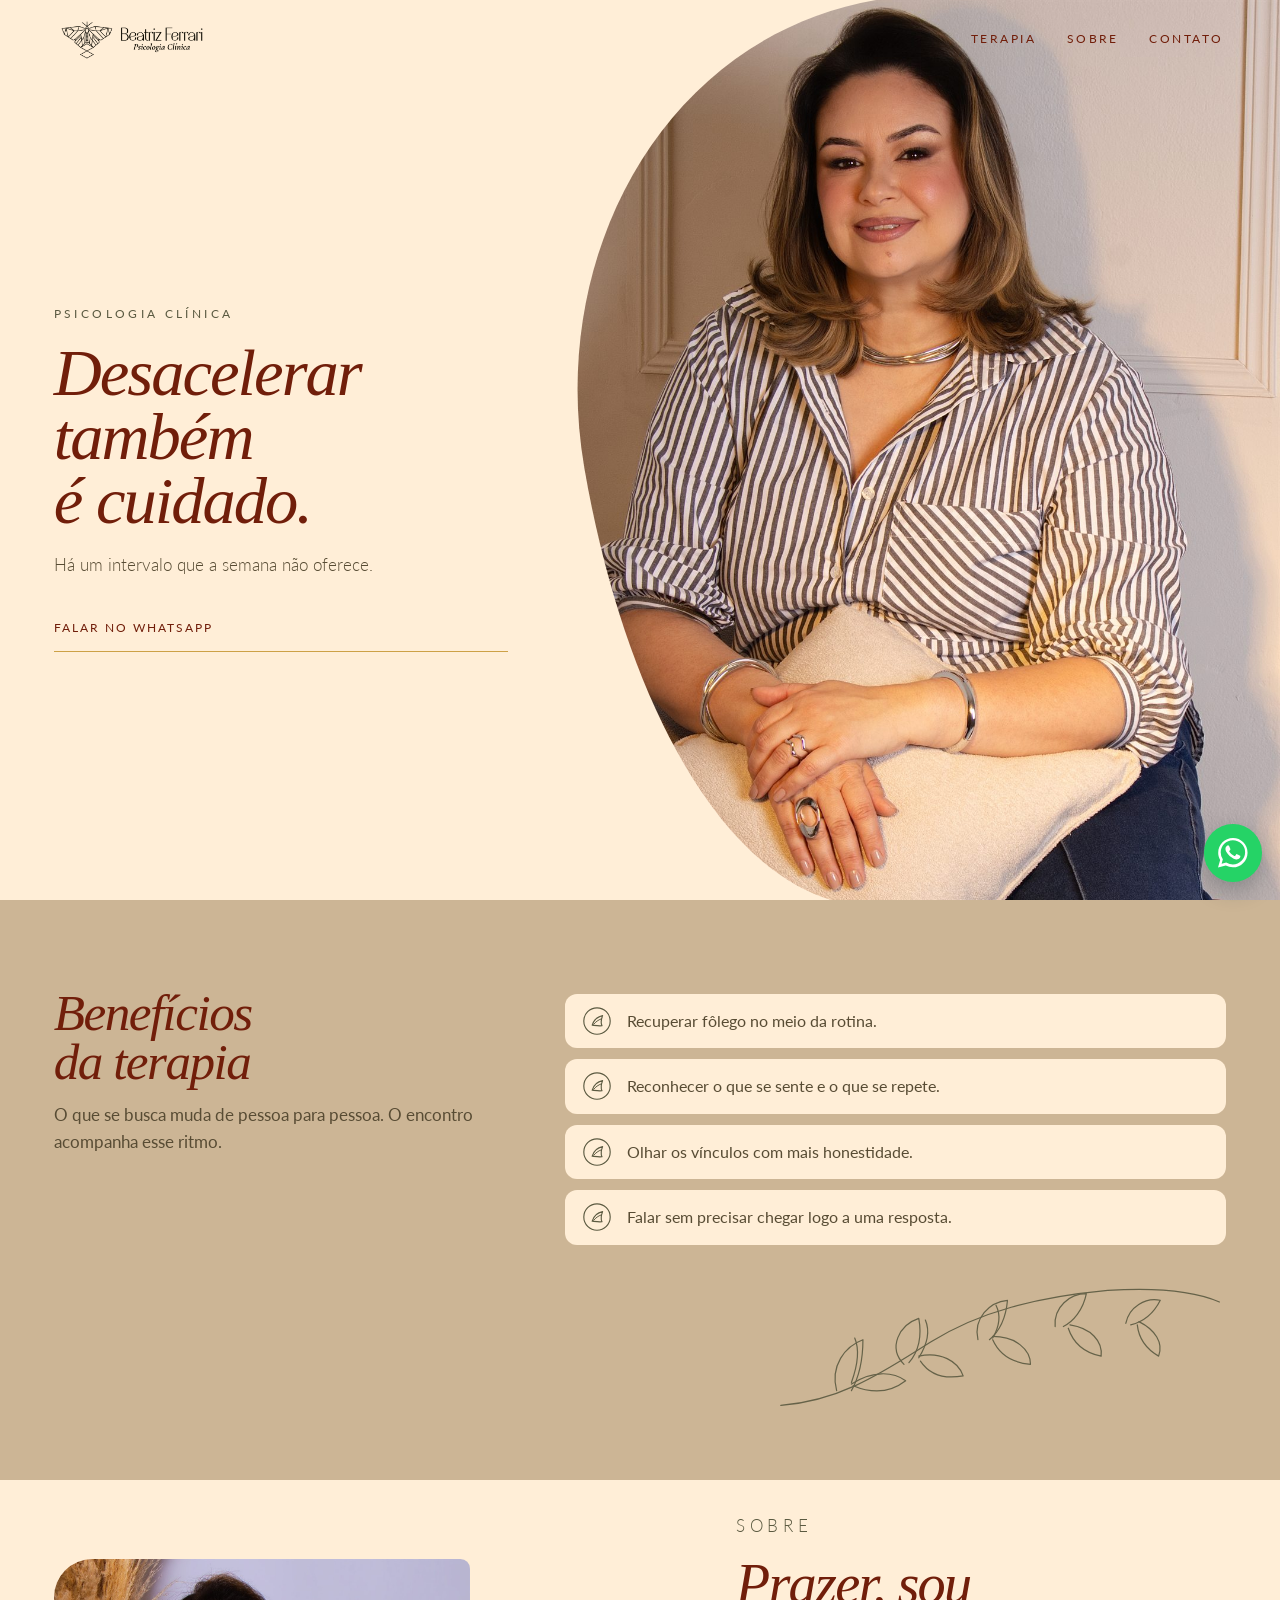
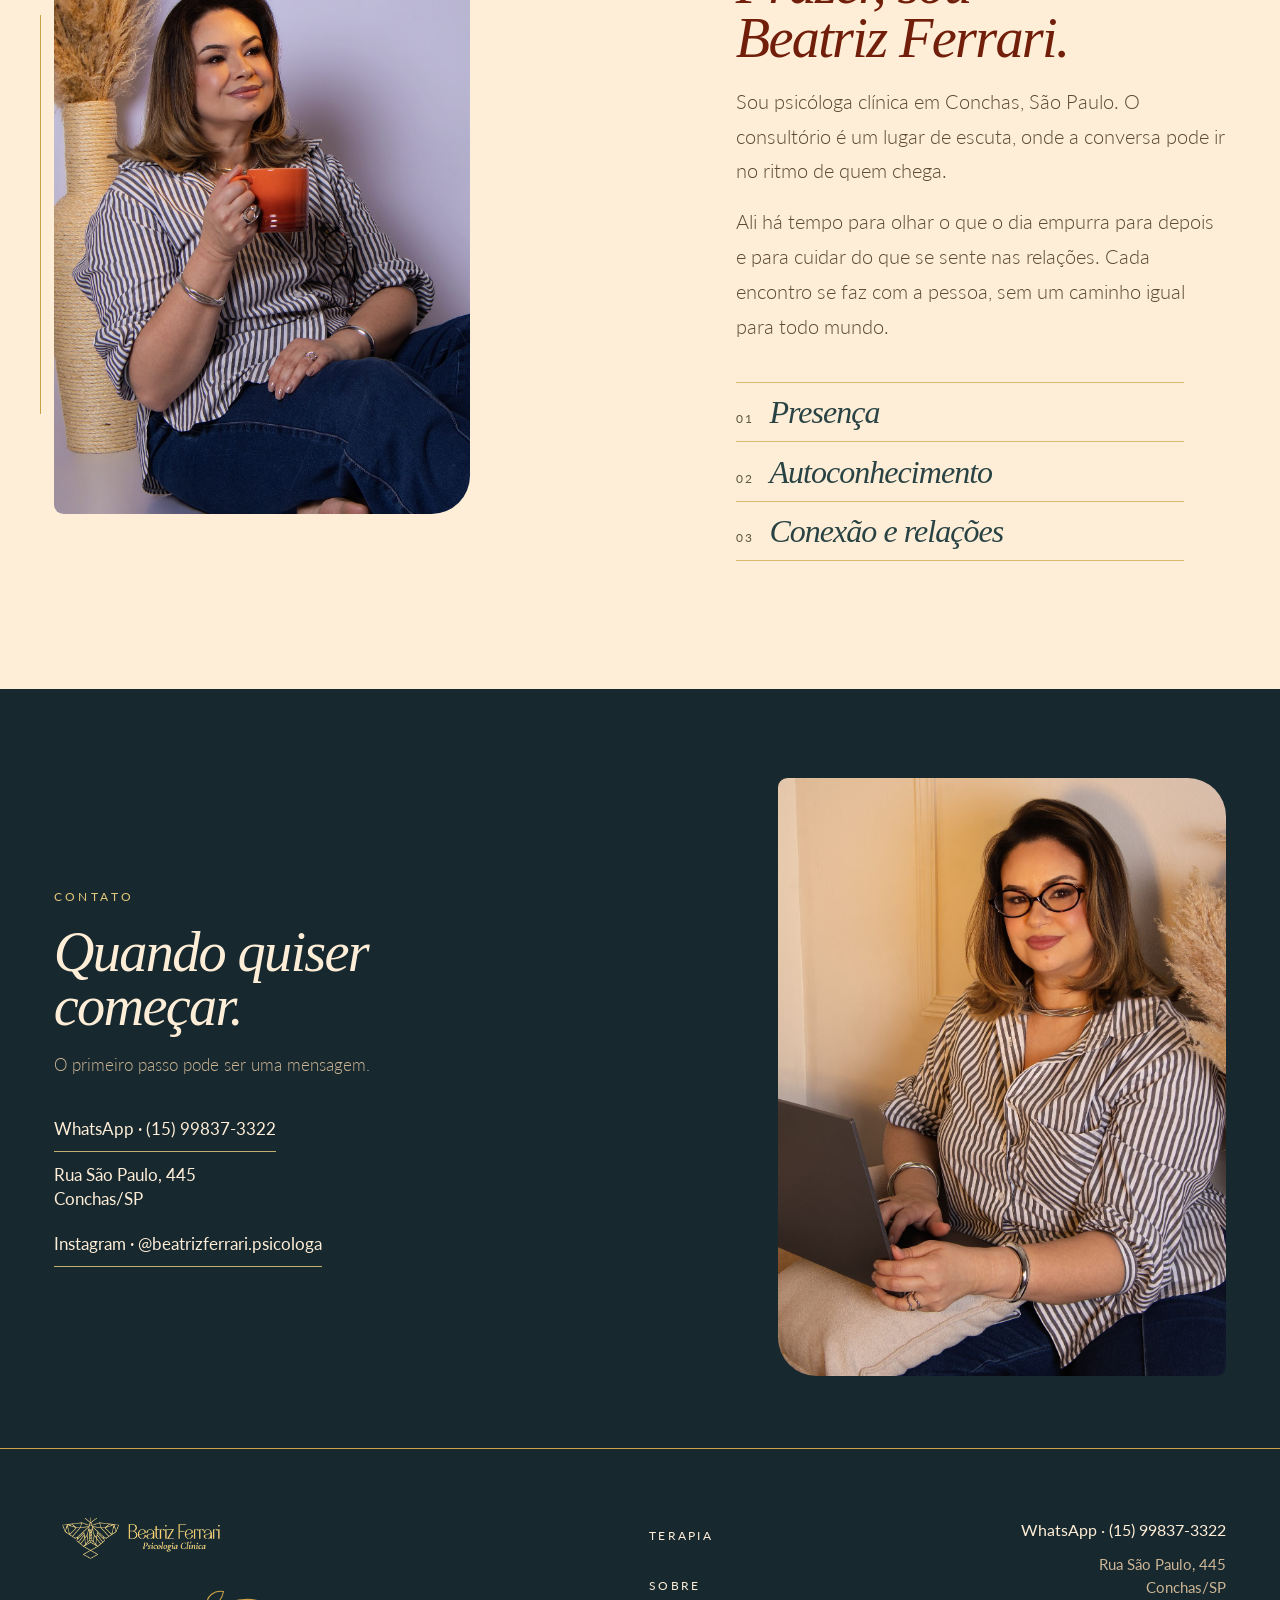
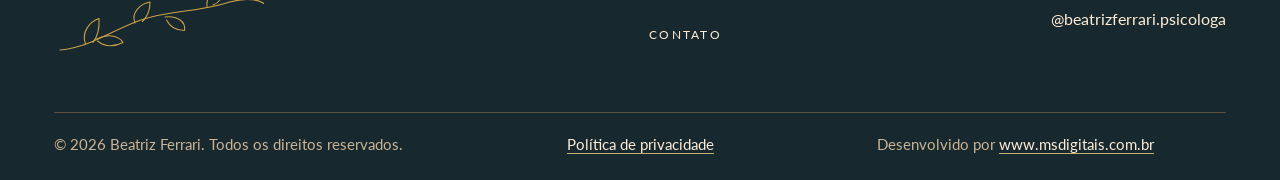
<file: index.html>
<!DOCTYPE html>
<html lang="pt-BR">
<head>
  <meta charset="utf-8">
  <meta name="viewport" content="width=device-width, initial-scale=1">
  <title>Beatriz Ferrari | Psicóloga clínica em Conchas/SP</title>
  <meta name="description" content="Beatriz Ferrari, psicóloga clínica em Conchas/SP. Atendimento na Rua São Paulo, 445. Presença, autoconhecimento e relações.">
  <meta name="robots" content="index, follow">
  <meta name="author" content="Beatriz Ferrari">
  <meta name="theme-color" content="#FFEED7">
  <meta property="og:locale" content="pt_BR">
  <meta property="og:type" content="website">
  <meta property="og:site_name" content="Beatriz Ferrari">
  <meta property="og:title" content="Beatriz Ferrari | Psicóloga clínica em Conchas/SP">
  <meta property="og:description" content="Psicóloga clínica em Conchas/SP. Atendimento na Rua São Paulo, 445.">
  <meta name="twitter:card" content="summary">
  <meta name="twitter:title" content="Beatriz Ferrari | Psicóloga clínica em Conchas/SP">
  <meta name="twitter:description" content="Psicóloga clínica em Conchas/SP. Atendimento na Rua São Paulo, 445.">
  <link rel="icon" href="assets/favicon.png" type="image/png">
  <link rel="preconnect" href="https://fonts.googleapis.com">
  <link rel="preconnect" href="https://fonts.gstatic.com" crossorigin>
  <link href="https://fonts.googleapis.com/css2?family=Lato:ital,wght@0,300;0,400;0,700;1,400&family=Tinos:ital,wght@1,400;1,700&display=swap" rel="stylesheet">
  <link rel="preload" as="image" href="assets/hero.jpg">
  <link rel="stylesheet" href="css/styles.css">
  <script type="application/ld+json">
    {
      "@context": "https://schema.org",
      "@type": "Psychologist",
      "name": "Beatriz Ferrari",
      "description": "Psicóloga clínica em Conchas, São Paulo. O trabalho parte da escuta, da presença, do autoconhecimento e das relações.",
      "telephone": "+5515998373322",
      "address": {
        "@type": "PostalAddress",
        "streetAddress": "Rua São Paulo, 445",
        "addressLocality": "Conchas",
        "addressRegion": "SP",
        "addressCountry": "BR"
      },
      "areaServed": {
        "@type": "City",
        "name": "Conchas"
      },
      "availableLanguage": "pt-BR",
      "sameAs": "https://www.instagram.com/beatrizferrari.psicologa/"
    }
  </script>
</head>
<body>
  <a class="skip" href="#conteudo">Ir para o conteúdo</a>

  <header class="masthead">
    <a class="marca-topo" href="#topo" aria-label="Beatriz Ferrari, Psicologia Clínica">
      <img class="marca-completa" src="assets/logo-escura.png" alt="" width="583" height="194">
      <img class="marca-borboleta" src="assets/marca-borboleta.png" alt="" width="208" height="155">
    </a>
    <button class="menu-botao" type="button" aria-expanded="false" aria-controls="menu" aria-label="Abrir menu">
      <span></span>
      <span></span>
      <span></span>
    </button>
    <nav class="nav" id="menu" aria-label="Seções">
      <a href="#terapia">Terapia</a>
      <a href="#sobre">Sobre</a>
      <a href="#contato">Contato</a>
    </nav>
  </header>

  <main id="conteudo">
    <section class="hero" id="topo">
      <div class="hero-copy">
        <p class="kicker">Psicologia Clínica</p>
        <h1>Desacelerar também é cuidado.</h1>
        <p class="lead">Há um intervalo que a semana não oferece.</p>
        <a class="cta" href="https://wa.me/5515998373322" target="_blank" rel="noopener noreferrer">Falar no WhatsApp</a>
      </div>
      <figure class="hero-figure">
        <img
          src="assets/hero.jpg"
          alt="Beatriz Ferrari sentada, de camisa listrada, em luz quente."
          width="1262"
          height="1680"
          fetchpriority="high">
      </figure>
      <svg class="hero-recorte" width="0" height="0" aria-hidden="true" focusable="false">
        <defs>
          <clipPath id="hero-curva" clipPathUnits="objectBoundingBox">
            <path d="M0.46,0 C0.18,0.04 0.02,0.28 0.07,0.52 C0.12,0.76 0.24,0.96 0.4,1 L1,1 L1,0 Z"/>
          </clipPath>
        </defs>
      </svg>
    </section>

    <section class="beneficios" id="terapia">
      <div class="beneficios-grade">
        <div class="beneficios-intro">
          <h2>Benefícios da terapia</h2>
          <p>O que se busca muda de pessoa para pessoa. O encontro acompanha esse ritmo.</p>
        </div>
        <ul class="beneficios-lista">
          <li>
            <span class="beneficio-icone" aria-hidden="true">
              <svg viewBox="0 0 32 32"><circle cx="16" cy="16" r="13.2" fill="none" stroke="currentColor" stroke-width="1.15"/><path d="M11.2 20.2c1.6-5.4 5.4-8.6 10.4-9.6-1.8 4.6-1.6 8.2-.6 10.2-3.6.4-6.6-.2-9.8-.6z" fill="none" stroke="currentColor" stroke-width="1.15" stroke-linejoin="round"/><path d="M12.4 19.6c2.4-2.8 4.8-4.6 8-5.8" fill="none" stroke="currentColor" stroke-width="1"/></svg>
            </span>
            <p>Recuperar fôlego no meio da rotina.</p>
          </li>
          <li>
            <span class="beneficio-icone" aria-hidden="true">
              <svg viewBox="0 0 32 32"><circle cx="16" cy="16" r="13.2" fill="none" stroke="currentColor" stroke-width="1.15"/><path d="M11.2 20.2c1.6-5.4 5.4-8.6 10.4-9.6-1.8 4.6-1.6 8.2-.6 10.2-3.6.4-6.6-.2-9.8-.6z" fill="none" stroke="currentColor" stroke-width="1.15" stroke-linejoin="round"/><path d="M12.4 19.6c2.4-2.8 4.8-4.6 8-5.8" fill="none" stroke="currentColor" stroke-width="1"/></svg>
            </span>
            <p>Reconhecer o que se sente e o que se repete.</p>
          </li>
          <li>
            <span class="beneficio-icone" aria-hidden="true">
              <svg viewBox="0 0 32 32"><circle cx="16" cy="16" r="13.2" fill="none" stroke="currentColor" stroke-width="1.15"/><path d="M11.2 20.2c1.6-5.4 5.4-8.6 10.4-9.6-1.8 4.6-1.6 8.2-.6 10.2-3.6.4-6.6-.2-9.8-.6z" fill="none" stroke="currentColor" stroke-width="1.15" stroke-linejoin="round"/><path d="M12.4 19.6c2.4-2.8 4.8-4.6 8-5.8" fill="none" stroke="currentColor" stroke-width="1"/></svg>
            </span>
            <p>Olhar os vínculos com mais honestidade.</p>
          </li>
          <li>
            <span class="beneficio-icone" aria-hidden="true">
              <svg viewBox="0 0 32 32"><circle cx="16" cy="16" r="13.2" fill="none" stroke="currentColor" stroke-width="1.15"/><path d="M11.2 20.2c1.6-5.4 5.4-8.6 10.4-9.6-1.8 4.6-1.6 8.2-.6 10.2-3.6.4-6.6-.2-9.8-.6z" fill="none" stroke="currentColor" stroke-width="1.15" stroke-linejoin="round"/><path d="M12.4 19.6c2.4-2.8 4.8-4.6 8-5.8" fill="none" stroke="currentColor" stroke-width="1"/></svg>
            </span>
            <p>Falar sem precisar chegar logo a uma resposta.</p>
          </li>
        </ul>
      </div>
      <svg class="ramo" viewBox="0 0 560 230" aria-hidden="true" focusable="false">
        <g fill="none" stroke="currentColor" stroke-width="1.45" stroke-linecap="round" stroke-linejoin="round">
          <path d="M18 188c78-6 132-46 184-78 58-36 128-54 214-62 62-4 108 2 136 14"/>
          <path d="M86 170c-8-30 10-54 32-62 0 26-4 44-14 62"/>
          <path d="M104 162c24-16 50-16 66-4-18 14-40 16-64 6"/>
          <path d="M104 160c8-22 10-40 4-54"/>
          <path d="M168 138c-20-20-6-48 18-56 4 22 0 40-12 54"/>
          <path d="M186 128c26-6 48 6 54 24-22 4-40 0-52-18"/>
          <path d="M186 130c10-16 14-32 8-46"/>
          <path d="M258 108c-6-26 14-46 36-48-2 22-10 38-22 48"/>
          <path d="M276 104c28 0 46 16 46 34-22-2-38-12-46-30"/>
          <path d="M276 106c8-14 10-28 4-40"/>
          <path d="M352 92c-2-24 18-40 38-40-4 20-16 34-28 40"/>
          <path d="M370 90c26 4 40 20 38 38-20-4-34-16-40-34"/>
          <path d="M438 88c4-20 24-32 42-28-8 16-20 26-36 30"/>
          <path d="M454 86c20 10 30 26 24 42-14-8-24-20-26-38"/>
        </g>
      </svg>
    </section>

    <section class="sobre" id="sobre">
      <figure class="sobre-figure">
        <img
          src="assets/sobre.jpg"
          alt="Beatriz Ferrari com uma caneca, ao lado de um vaso de capim."
          width="1261"
          height="1680"
          loading="lazy">
      </figure>
      <div class="sobre-copy">
        <p class="kicker">Sobre</p>
        <h2>Prazer, sou Beatriz Ferrari.</h2>
        <p class="bio">Sou psicóloga clínica em Conchas, São Paulo. O consultório é um lugar de escuta, onde a conversa pode ir no ritmo de quem chega.</p>
        <p class="bio">Ali há tempo para olhar o que o dia empurra para depois e para cuidar do que se sente nas relações. Cada encontro se faz com a pessoa, sem um caminho igual para todo mundo.</p>
        <ol class="eixos">
          <li>
            <span class="num">01</span>
            <span class="eixo">Presença</span>
          </li>
          <li>
            <span class="num">02</span>
            <span class="eixo">Autoconhecimento</span>
          </li>
          <li>
            <span class="num">03</span>
            <span class="eixo">Conexão e relações</span>
          </li>
        </ol>
      </div>
    </section>

    <section class="contato" id="contato">
      <div class="contato-copy">
        <p class="kicker kicker-claro">Contato</p>
        <h2>Quando quiser começar.</h2>
        <p class="contato-lead">O primeiro passo pode ser uma mensagem.</p>
        <ul class="dados">
          <li>
            <a href="https://wa.me/5515998373322" target="_blank" rel="noopener noreferrer">WhatsApp · (15) 99837-3322</a>
          </li>
          <li>
            <address>Rua São Paulo, 445<br>Conchas/SP</address>
          </li>
          <li>
            <a href="https://www.instagram.com/beatrizferrari.psicologa/" target="_blank" rel="noopener noreferrer">Instagram · @beatrizferrari.psicologa</a>
          </li>
        </ul>
      </div>
      <figure class="contato-figure">
        <img
          src="assets/contato.jpg"
          alt="Beatriz Ferrari ao computador, de óculos, com capim ao lado."
          width="1261"
          height="1680"
          loading="lazy">
      </figure>
    </section>
  </main>

  <footer class="rodape">
    <div class="rodape-topo">
      <div class="rodape-marca">
        <a class="rodape-logo" href="#topo" aria-label="Beatriz Ferrari, Psicologia Clínica">
          <img src="assets/logo-dourada.png" alt="" width="599" height="199">
        </a>
        <svg class="ramo-rodape" viewBox="0 0 280 110" aria-hidden="true" focusable="false">
          <g fill="none" stroke="currentColor" stroke-width="1.45" stroke-linecap="round" stroke-linejoin="round">
            <path d="M8 92c42-4 72-28 108-40 40-14 78-10 118-24 22-6 36-4 46 2"/>
            <path d="M42 84c-6-16 6-30 18-34 1 14-2 24-8 32"/>
            <path d="M56 78c14-8 30-6 36 4-12 6-24 6-34-2"/>
            <path d="M108 56c-6-14 8-26 20-28 0 12-4 20-10 26"/>
            <path d="M148 48c16-2 28 6 26 18-12 0-20-6-24-14"/>
            <path d="M204 34c-2-14 10-22 22-20-2 10-8 16-14 18"/>
          </g>
        </svg>
      </div>
      <nav class="rodape-nav" aria-label="Rodapé">
        <a href="#terapia">Terapia</a>
        <a href="#sobre">Sobre</a>
        <a href="#contato">Contato</a>
      </nav>
      <div class="rodape-contato">
        <a href="https://wa.me/5515998373322" target="_blank" rel="noopener noreferrer">WhatsApp · (15) 99837-3322</a>
        <address>Rua São Paulo, 445<br>Conchas/SP</address>
        <a href="https://www.instagram.com/beatrizferrari.psicologa/" target="_blank" rel="noopener noreferrer">@beatrizferrari.psicologa</a>
      </div>
    </div>
    <div class="rodape-base">
      <p>© 2026 Beatriz Ferrari. Todos os direitos reservados.</p>
      <p><a href="politica-de-privacidade.html">Política de privacidade</a></p>
      <p>Desenvolvido por <a href="https://www.msdigitais.com.br" target="_blank" rel="noopener noreferrer">www.msdigitais.com.br</a></p>
    </div>
  </footer>

  <a class="whatsapp-flutuante" href="https://wa.me/5515998373322" target="_blank" rel="noopener noreferrer" aria-label="Falar no WhatsApp">
    <svg viewBox="0 0 24 24" aria-hidden="true" focusable="false">
      <path fill="currentColor" d="M20.52 3.48A11.86 11.86 0 0 0 12.06 0C5.5 0 .16 5.33.16 11.89c0 2.1.55 4.15 1.6 5.96L0 24l6.3-1.65a11.9 11.9 0 0 0 5.76 1.47h.01c6.56 0 11.9-5.34 11.9-11.9 0-3.18-1.24-6.16-3.45-8.44zm-8.45 18.02h-.01a9.86 9.86 0 0 1-5.02-1.38l-.36-.21-3.74.98 1-3.65-.23-.37a9.86 9.86 0 0 1-1.51-5.26c0-5.45 4.44-9.88 9.9-9.88 2.64 0 5.12 1.03 6.99 2.9a9.82 9.82 0 0 1 2.89 6.98c0 5.45-4.44 9.89-9.91 9.89zm5.42-7.4c-.3-.15-1.76-.87-2.03-.97-.27-.1-.47-.15-.67.15-.2.3-.77.96-.94 1.16-.17.2-.35.22-.64.07-.3-.15-1.25-.46-2.39-1.47-.88-.79-1.48-1.76-1.65-2.06-.17-.3-.02-.46.13-.61.13-.13.3-.35.45-.52.15-.17.2-.3.3-.5.1-.2.05-.37-.02-.52-.08-.15-.67-1.61-.92-2.21-.24-.58-.49-.5-.67-.51h-.57c-.2 0-.52.07-.79.37-.27.3-1.04 1.02-1.04 2.48s1.07 2.88 1.22 3.08c.15.2 2.1 3.2 5.08 4.49.71.31 1.26.49 1.69.63.71.23 1.36.2 1.87.12.57-.08 1.76-.72 2.01-1.41.25-.7.25-1.29.17-1.41-.07-.13-.27-.2-.57-.35z"/>
    </svg>
  </a>
  <script>
    const cabecalho = document.querySelector(".masthead");
    const atualizarCabecalho = () => {
      cabecalho.classList.toggle("solido", window.scrollY > 12);
    };
    atualizarCabecalho();
    window.addEventListener("scroll", atualizarCabecalho, { passive: true });

    const botaoMenu = document.querySelector(".menu-botao");
    const menu = document.querySelector(".nav");
    if (botaoMenu && menu) {
      const fecharMenu = () => {
        cabecalho.classList.remove("menu-aberto");
        botaoMenu.setAttribute("aria-expanded", "false");
        botaoMenu.setAttribute("aria-label", "Abrir menu");
      };
      botaoMenu.addEventListener("click", () => {
        const aberto = cabecalho.classList.toggle("menu-aberto");
        botaoMenu.setAttribute("aria-expanded", aberto ? "true" : "false");
        botaoMenu.setAttribute("aria-label", aberto ? "Fechar menu" : "Abrir menu");
      });
      menu.querySelectorAll("a").forEach((link) => link.addEventListener("click", fecharMenu));
      document.addEventListener("click", (event) => {
        if (!cabecalho.classList.contains("menu-aberto")) return;
        if (menu.contains(event.target) || botaoMenu.contains(event.target)) return;
        fecharMenu();
      });
      document.addEventListener("keydown", (event) => {
        if (event.key === "Escape") fecharMenu();
      });
    }
  </script>
</body>
</html>
</file>
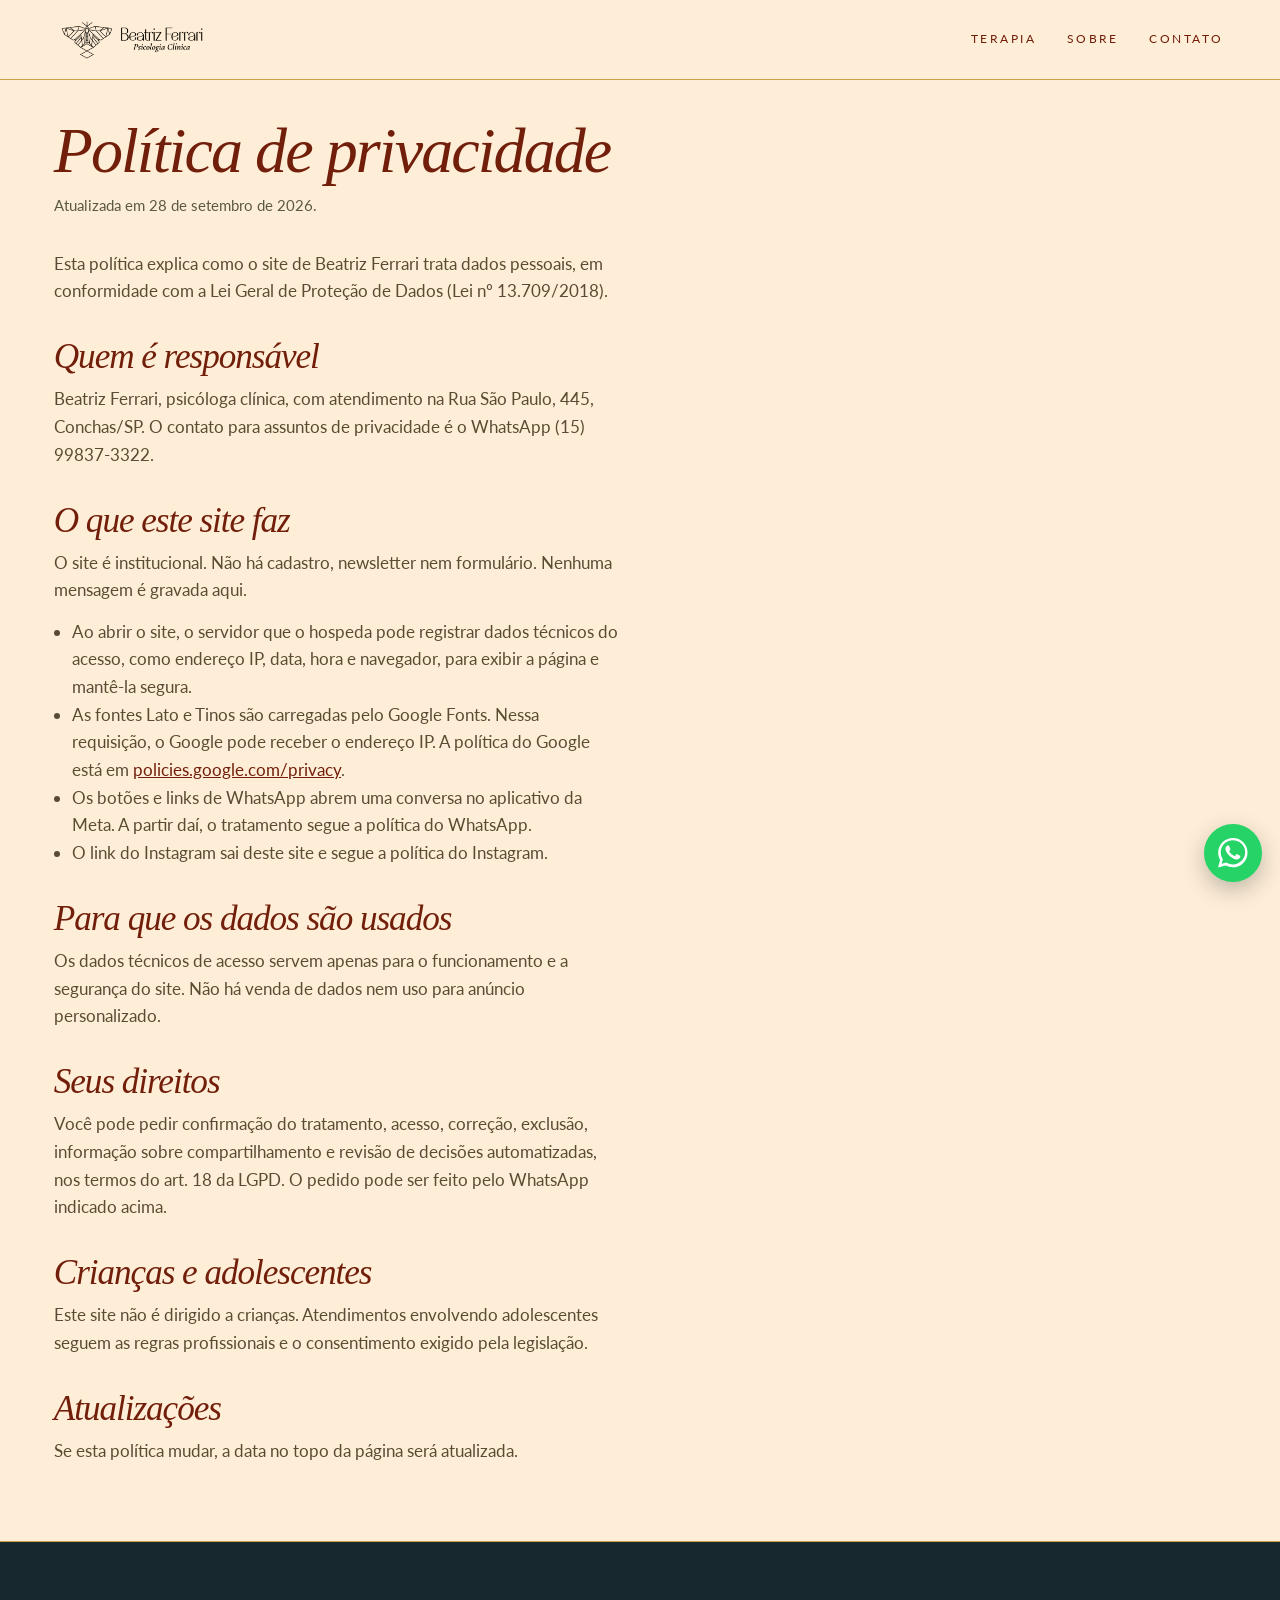
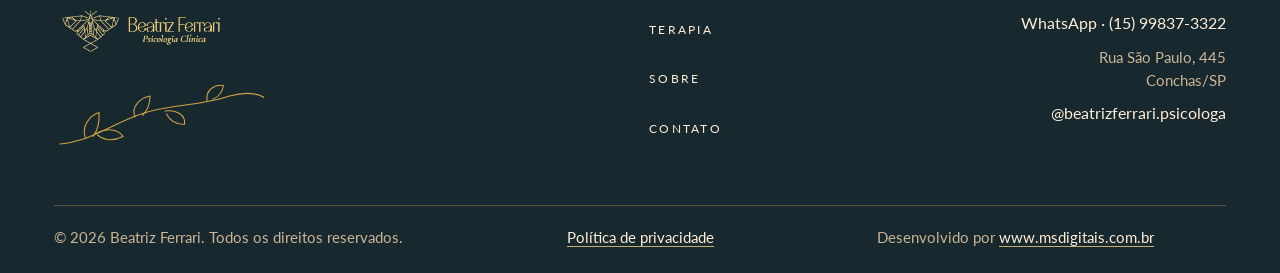
<file: politica-de-privacidade.html>
<!DOCTYPE html>
<html lang="pt-BR">
<head>
  <meta charset="utf-8">
  <meta name="viewport" content="width=device-width, initial-scale=1">
  <title>Política de privacidade · Beatriz Ferrari</title>
  <meta name="description" content="Política de privacidade do site de Beatriz Ferrari, psicóloga clínica em Conchas/SP.">
  <meta name="robots" content="index, follow">
  <meta name="theme-color" content="#FFEED7">
  <meta property="og:locale" content="pt_BR">
  <meta property="og:type" content="website">
  <meta property="og:site_name" content="Beatriz Ferrari">
  <meta property="og:title" content="Política de privacidade · Beatriz Ferrari">
  <meta property="og:description" content="Como o site de Beatriz Ferrari trata dados de acesso, fontes e links externos.">
  <link rel="icon" href="assets/favicon.png" type="image/png">
  <link rel="preconnect" href="https://fonts.googleapis.com">
  <link rel="preconnect" href="https://fonts.gstatic.com" crossorigin>
  <link href="https://fonts.googleapis.com/css2?family=Lato:ital,wght@0,300;0,400;0,700;1,400&family=Tinos:ital,wght@1,400;1,700&display=swap" rel="stylesheet">
  <link rel="stylesheet" href="css/styles.css">
</head>
<body class="pagina-texto">
  <a class="skip" href="#conteudo">Ir para o conteúdo</a>

  <header class="masthead solido">
    <a class="marca-topo" href="index.html" aria-label="Beatriz Ferrari, Psicologia Clínica">
      <img class="marca-completa" src="assets/logo-escura.png" alt="" width="583" height="194">
      <img class="marca-borboleta" src="assets/marca-borboleta.png" alt="" width="208" height="155">
    </a>
    <button class="menu-botao" type="button" aria-expanded="false" aria-controls="menu" aria-label="Abrir menu">
      <span></span>
      <span></span>
      <span></span>
    </button>
    <nav class="nav" id="menu" aria-label="Seções">
      <a href="index.html#terapia">Terapia</a>
      <a href="index.html#sobre">Sobre</a>
      <a href="index.html#contato">Contato</a>
    </nav>
  </header>

  <main id="conteudo" class="texto-legal">
    <h1>Política de privacidade</h1>
    <p class="atualizado">Atualizada em 28 de setembro de 2026.</p>

    <p>Esta política explica como o site de Beatriz Ferrari trata dados pessoais, em conformidade com a Lei Geral de Proteção de Dados (Lei nº 13.709/2018).</p>

    <h2>Quem é responsável</h2>
    <p>Beatriz Ferrari, psicóloga clínica, com atendimento na Rua São Paulo, 445, Conchas/SP. O contato para assuntos de privacidade é o WhatsApp (15) 99837-3322.</p>

    <h2>O que este site faz</h2>
    <p>O site é institucional. Não há cadastro, newsletter nem formulário. Nenhuma mensagem é gravada aqui.</p>
    <ul>
      <li>Ao abrir o site, o servidor que o hospeda pode registrar dados técnicos do acesso, como endereço IP, data, hora e navegador, para exibir a página e mantê-la segura.</li>
      <li>As fontes Lato e Tinos são carregadas pelo Google Fonts. Nessa requisição, o Google pode receber o endereço IP. A política do Google está em <a href="https://policies.google.com/privacy" target="_blank" rel="noopener noreferrer">policies.google.com/privacy</a>.</li>
      <li>Os botões e links de WhatsApp abrem uma conversa no aplicativo da Meta. A partir daí, o tratamento segue a política do WhatsApp.</li>
      <li>O link do Instagram sai deste site e segue a política do Instagram.</li>
    </ul>

    <h2>Para que os dados são usados</h2>
    <p>Os dados técnicos de acesso servem apenas para o funcionamento e a segurança do site. Não há venda de dados nem uso para anúncio personalizado.</p>

    <h2>Seus direitos</h2>
    <p>Você pode pedir confirmação do tratamento, acesso, correção, exclusão, informação sobre compartilhamento e revisão de decisões automatizadas, nos termos do art. 18 da LGPD. O pedido pode ser feito pelo WhatsApp indicado acima.</p>

    <h2>Crianças e adolescentes</h2>
    <p>Este site não é dirigido a crianças. Atendimentos envolvendo adolescentes seguem as regras profissionais e o consentimento exigido pela legislação.</p>

    <h2>Atualizações</h2>
    <p>Se esta política mudar, a data no topo da página será atualizada.</p>
  </main>

  <footer class="rodape">
    <div class="rodape-topo">
      <div class="rodape-marca">
        <a class="rodape-logo" href="index.html" aria-label="Beatriz Ferrari, Psicologia Clínica">
          <img src="assets/logo-dourada.png" alt="" width="599" height="199">
        </a>
        <svg class="ramo-rodape" viewBox="0 0 280 110" aria-hidden="true" focusable="false">
          <g fill="none" stroke="currentColor" stroke-width="1.45" stroke-linecap="round" stroke-linejoin="round">
            <path d="M8 92c42-4 72-28 108-40 40-14 78-10 118-24 22-6 36-4 46 2"/>
            <path d="M42 84c-6-16 6-30 18-34 1 14-2 24-8 32"/>
            <path d="M56 78c14-8 30-6 36 4-12 6-24 6-34-2"/>
            <path d="M108 56c-6-14 8-26 20-28 0 12-4 20-10 26"/>
            <path d="M148 48c16-2 28 6 26 18-12 0-20-6-24-14"/>
            <path d="M204 34c-2-14 10-22 22-20-2 10-8 16-14 18"/>
          </g>
        </svg>
      </div>
      <nav class="rodape-nav" aria-label="Rodapé">
        <a href="index.html#terapia">Terapia</a>
        <a href="index.html#sobre">Sobre</a>
        <a href="index.html#contato">Contato</a>
      </nav>
      <div class="rodape-contato">
        <a href="https://wa.me/5515998373322" target="_blank" rel="noopener noreferrer">WhatsApp · (15) 99837-3322</a>
        <address>Rua São Paulo, 445<br>Conchas/SP</address>
        <a href="https://www.instagram.com/beatrizferrari.psicologa/" target="_blank" rel="noopener noreferrer">@beatrizferrari.psicologa</a>
      </div>
    </div>
    <div class="rodape-base">
      <p>© 2026 Beatriz Ferrari. Todos os direitos reservados.</p>
      <p><a href="politica-de-privacidade.html" aria-current="page">Política de privacidade</a></p>
      <p>Desenvolvido por <a href="https://www.msdigitais.com.br" target="_blank" rel="noopener noreferrer">www.msdigitais.com.br</a></p>
    </div>
  </footer>

  <a class="whatsapp-flutuante" href="https://wa.me/5515998373322" target="_blank" rel="noopener noreferrer" aria-label="Falar no WhatsApp">
    <svg viewBox="0 0 24 24" aria-hidden="true" focusable="false">
      <path fill="currentColor" d="M20.52 3.48A11.86 11.86 0 0 0 12.06 0C5.5 0 .16 5.33.16 11.89c0 2.1.55 4.15 1.6 5.96L0 24l6.3-1.65a11.9 11.9 0 0 0 5.76 1.47h.01c6.56 0 11.9-5.34 11.9-11.9 0-3.18-1.24-6.16-3.45-8.44zm-8.45 18.02h-.01a9.86 9.86 0 0 1-5.02-1.38l-.36-.21-3.74.98 1-3.65-.23-.37a9.86 9.86 0 0 1-1.51-5.26c0-5.45 4.44-9.88 9.9-9.88 2.64 0 5.12 1.03 6.99 2.9a9.82 9.82 0 0 1 2.89 6.98c0 5.45-4.44 9.89-9.91 9.89zm5.42-7.4c-.3-.15-1.76-.87-2.03-.97-.27-.1-.47-.15-.67.15-.2.3-.77.96-.94 1.16-.17.2-.35.22-.64.07-.3-.15-1.25-.46-2.39-1.47-.88-.79-1.48-1.76-1.65-2.06-.17-.3-.02-.46.13-.61.13-.13.3-.35.45-.52.15-.17.2-.3.3-.5.1-.2.05-.37-.02-.52-.08-.15-.67-1.61-.92-2.21-.24-.58-.49-.5-.67-.51h-.57c-.2 0-.52.07-.79.37-.27.3-1.04 1.02-1.04 2.48s1.07 2.88 1.22 3.08c.15.2 2.1 3.2 5.08 4.49.71.31 1.26.49 1.69.63.71.23 1.36.2 1.87.12.57-.08 1.76-.72 2.01-1.41.25-.7.25-1.29.17-1.41-.07-.13-.27-.2-.57-.35z"/>
    </svg>
  </a>
  <script>
    const cabecalho = document.querySelector(".masthead");
    const botaoMenu = document.querySelector(".menu-botao");
    const menu = document.querySelector(".nav");
    if (botaoMenu && menu && cabecalho) {
      const fecharMenu = () => {
        cabecalho.classList.remove("menu-aberto");
        botaoMenu.setAttribute("aria-expanded", "false");
        botaoMenu.setAttribute("aria-label", "Abrir menu");
      };
      botaoMenu.addEventListener("click", () => {
        const aberto = cabecalho.classList.toggle("menu-aberto");
        botaoMenu.setAttribute("aria-expanded", aberto ? "true" : "false");
        botaoMenu.setAttribute("aria-label", aberto ? "Fechar menu" : "Abrir menu");
      });
      menu.querySelectorAll("a").forEach((link) => link.addEventListener("click", fecharMenu));
      document.addEventListener("click", (event) => {
        if (!cabecalho.classList.contains("menu-aberto")) return;
        if (menu.contains(event.target) || botaoMenu.contains(event.target)) return;
        fecharMenu();
      });
      document.addEventListener("keydown", (event) => {
        if (event.key === "Escape") fecharMenu();
      });
    }
  </script>
</body>
</html>
</file>
<file: css/styles.css>
:root {
  --bordo: #711e0a;
  --bege: #ccb595;
  --marfim: #ffeed7;
  --texto: #584c34;
  --musgo: #5b5a41;
  --teal: #294344;
  --salvia: #bbbcaa;
  --noite: #17282f;
  --ouro: #cda146;
  --ouro-claro: #e3c77a;
  --pad: clamp(1.25rem, 4.2vw, 4.75rem);
  --header: 4.75rem;
  --serif: "Tinos", "Times New Roman", Times, serif;
  --sans: "Lato", "Arimo", Arial, sans-serif;
}

*,
*::before,
*::after {
  box-sizing: border-box;
}

html {
  scroll-behavior: smooth;
}

body {
  margin: 0;
  background: var(--marfim);
  color: var(--texto);
  font-family: var(--sans);
  font-size: 1.0625rem;
  font-weight: 400;
  line-height: 1.65;
}

img {
  max-width: 100%;
  display: block;
}

p,
h1,
h2,
h3,
ol,
ul,
figure {
  margin: 0;
}

a {
  color: inherit;
}

::selection {
  background: var(--salvia);
  color: var(--noite);
}

:focus-visible {
  outline: 2px solid var(--bordo);
  outline-offset: 4px;
}

.skip {
  position: absolute;
  left: var(--pad);
  top: 0.75rem;
  transform: translateY(-160%);
  background: var(--noite);
  color: var(--marfim);
  padding: 0.6rem 0.9rem;
  z-index: 30;
}

.skip:focus {
  transform: none;
}

.masthead {
  position: fixed;
  top: 0;
  right: 0;
  left: 0;
  z-index: 20;
  display: flex;
  align-items: center;
  justify-content: space-between;
  gap: 1.5rem;
  min-height: var(--header);
  padding: 0.85rem max(var(--pad), env(safe-area-inset-right)) 0.85rem max(var(--pad), env(safe-area-inset-left));
  background: transparent;
  border-bottom: 1px solid transparent;
}

.masthead.solido {
  background: rgba(255, 238, 215, 0.94);
  border-bottom-color: var(--ouro);
}

.marca-topo {
  display: block;
  line-height: 0;
}

.marca-topo img {
  height: 52px;
  width: auto;
}

.marca-topo .marca-borboleta {
  display: none;
}

.nav {
  display: flex;
  align-items: center;
  gap: clamp(0.4rem, 2vw, 1.75rem);
}

.nav a {
  display: inline-flex;
  align-items: center;
  min-height: 44px;
  padding: 0 0.15rem;
  color: var(--bordo);
  font-size: 0.78rem;
  font-weight: 400;
  letter-spacing: 0.2em;
  text-transform: uppercase;
  text-decoration: none;
}

.nav a:hover {
  color: #4a1306;
}

.menu-botao {
  display: none;
  width: 2.75rem;
  height: 2.75rem;
  margin: 0;
  padding: 0;
  border: 0;
  background: transparent;
  color: var(--bordo);
  align-items: center;
  justify-content: center;
  flex-direction: column;
  gap: 0.32rem;
  cursor: pointer;
}

.menu-botao span {
  display: block;
  width: 1.3rem;
  height: 1.5px;
  background: currentColor;
  transform-origin: center;
}

.masthead.menu-aberto .menu-botao span:nth-child(1) {
  transform: translateY(0.4rem) rotate(40deg);
}

.masthead.menu-aberto .menu-botao span:nth-child(2) {
  opacity: 0;
}

.masthead.menu-aberto .menu-botao span:nth-child(3) {
  transform: translateY(-0.4rem) rotate(-40deg);
}

.kicker {
  margin-bottom: 1.1rem;
  color: var(--musgo);
  font-size: 0.75rem;
  font-weight: 400;
  letter-spacing: 0.28em;
  text-transform: uppercase;
}

.hero,
.beneficios,
.sobre,
.contato {
  scroll-margin-top: var(--header);
}

.hero {
  display: grid;
  grid-template-columns: minmax(16rem, 0.78fr) minmax(20rem, 1.22fr);
  align-items: stretch;
  height: 100svh;
  min-height: 0;
  overflow: hidden;
  padding-left: max(var(--pad), env(safe-area-inset-left));
}

.hero-copy {
  position: relative;
  z-index: 2;
  display: flex;
  flex-direction: column;
  justify-content: center;
  min-height: 0;
  max-width: 34rem;
  padding: calc(var(--header) + 1rem) clamp(0.5rem, 2vw, 1.5rem) clamp(1.25rem, 4vh, 3rem) 0;
}

h1,
h2,
.eixo {
  font-family: var(--serif);
  font-style: italic;
  font-weight: 400;
  letter-spacing: -0.03em;
  text-wrap: balance;
}

h1 {
  margin-bottom: 1.35rem;
  color: var(--bordo);
  line-height: 0.96;
}

.hero h1 {
  margin-bottom: clamp(0.7rem, 2vh, 1.35rem);
  font-size: clamp(2.15rem, min(5.2vw, 8.2vh), 5.4rem);
}

.lead,
.sobre-copy p,
.contato-lead {
  max-width: 32rem;
  font-weight: 300;
  font-size: clamp(1.05rem, 1.35vw, 1.22rem);
  line-height: 1.6;
}

.cta {
  display: inline-flex;
  align-items: center;
  min-height: 44px;
  margin-top: 1.85rem;
  padding-bottom: 0.2rem;
  border-bottom: 1px solid var(--ouro);
  color: var(--bordo);
  font-size: 0.78rem;
  letter-spacing: 0.16em;
  text-transform: uppercase;
  text-decoration: none;
}

.cta:hover {
  color: var(--noite);
  border-bottom-color: var(--bordo);
}

.hero-figure,
.sobre-figure,
.contato-figure {
  position: relative;
  margin: 0;
}

.hero-figure img,
.sobre-figure img,
.contato-figure img {
  position: relative;
  z-index: 1;
  width: 100%;
  object-fit: cover;
}

.hero-figure {
  height: 100%;
  min-height: 0;
}

.hero-figure img {
  width: 100%;
  height: 100%;
  aspect-ratio: auto;
  border-radius: 0;
  object-position: 64% 0%;
  clip-path: url("#hero-curva");
}

.hero-recorte {
  position: absolute;
  width: 0;
  height: 0;
  overflow: hidden;
}

.beneficios {
  position: relative;
  overflow: hidden;
  background: var(--bege);
  padding: clamp(3.4rem, 7vw, 5.5rem) max(var(--pad), env(safe-area-inset-right)) clamp(1.5rem, 4vw, 2.5rem) max(var(--pad), env(safe-area-inset-left));
}

.beneficios-grade {
  position: relative;
  z-index: 1;
  display: grid;
  grid-template-columns: minmax(16rem, 0.82fr) minmax(18rem, 1.18fr);
  gap: clamp(1.75rem, 4vw, 4rem);
  align-items: start;
}

.beneficios h2 {
  max-width: 12ch;
  margin-bottom: 1rem;
  font-size: clamp(2.45rem, 4vw, 3.7rem);
}

.beneficios-intro p {
  max-width: 28rem;
  color: var(--texto);
  font-size: 1.05rem;
  font-weight: 400;
  line-height: 1.6;
}

.beneficios-lista {
  display: flex;
  flex-direction: column;
  gap: 0.7rem;
  margin: 0;
  padding: 0.35rem 0 0;
  list-style: none;
}

.beneficios-lista li {
  display: flex;
  align-items: center;
  gap: 0.9rem;
  min-height: 3.35rem;
  padding: 0.7rem 1rem;
  background: var(--marfim);
  border-radius: 12px;
}

.beneficio-icone {
  flex: 0 0 2rem;
  width: 2rem;
  height: 2rem;
  color: var(--musgo);
}

.beneficio-icone svg {
  display: block;
  width: 100%;
  height: 100%;
}

.beneficios-lista p {
  color: var(--texto);
  font-size: 1rem;
  font-weight: 400;
  line-height: 1.4;
}

.ramo {
  display: block;
  width: min(46vw, 460px);
  height: auto;
  margin: 0.4rem 0 0 auto;
  color: var(--musgo);
  opacity: 0.9;
}

.sobre {
  position: relative;
  display: grid;
  grid-template-columns: minmax(18rem, 1.12fr) minmax(16rem, 0.88fr);
  gap: clamp(1.75rem, 4.5vw, 5rem);
  align-items: center;
  overflow: hidden;
  padding: clamp(1rem, 3vw, 2rem) max(var(--pad), env(safe-area-inset-right)) clamp(5rem, 10vw, 8rem) max(var(--pad), env(safe-area-inset-left));
}

.sobre-figure {
  width: min(100%, 26rem);
  justify-self: start;
}

.sobre-figure::before {
  content: "";
  position: absolute;
  z-index: 2;
  top: 10%;
  bottom: 18%;
  left: -0.85rem;
  width: 1px;
  background: var(--ouro);
}

.sobre-figure img,
.contato-figure img {
  width: 100%;
  height: auto;
  aspect-ratio: 3 / 4;
  object-position: center 18%;
}

.sobre-figure img {
  border-radius: 2.4rem 0.6rem 2.4rem 0.6rem;
}

.sobre-copy {
  position: relative;
  z-index: 1;
  max-width: 36rem;
}

.sobre-copy .bio {
  font-size: clamp(1.18rem, 1.6vw, 1.38rem);
  line-height: 1.7;
}

.sobre-copy .bio + .bio {
  margin-top: 1rem;
}

h2 {
  margin-bottom: 1.15rem;
  color: var(--bordo);
  font-size: clamp(2.7rem, 4.4vw, 4.35rem);
  line-height: 0.96;
}

.eixos {
  max-width: 28rem;
  margin-top: 2.4rem;
  padding: 0;
  list-style: none;
}

.eixos li {
  display: flex;
  align-items: baseline;
  gap: 1rem;
  padding: 0.85rem 0 0.7rem;
  border-top: 1px solid rgba(205, 161, 70, 0.7);
}

.eixos li:last-child {
  border-bottom: 1px solid rgba(205, 161, 70, 0.7);
}

.num {
  flex: 0 0 auto;
  color: var(--musgo);
  font-size: 0.72rem;
  letter-spacing: 0.16em;
}

.eixo {
  color: var(--teal);
  font-size: clamp(1.75rem, 2.5vw, 2.4rem);
  line-height: 1.05;
}

.contato {
  display: grid;
  grid-template-columns: minmax(16rem, 0.88fr) minmax(18rem, 1.12fr);
  grid-template-areas: "copy photo";
  column-gap: clamp(1.75rem, 4vw, 4.5rem);
  align-items: center;
  padding: clamp(3.5rem, 7vw, 5.75rem) max(var(--pad), env(safe-area-inset-right)) clamp(3rem, 6vw, 4.5rem) max(var(--pad), env(safe-area-inset-left));
  background: var(--noite);
  color: var(--marfim);
}

.contato :focus-visible {
  outline-color: var(--ouro-claro);
}

.contato-copy {
  grid-area: copy;
}

.contato h2,
.contato-lead,
.dados,
.dados a,
.dados p,
.dados address {
  color: var(--marfim);
}

.kicker-claro {
  color: var(--ouro-claro);
}

.contato-lead {
  color: var(--bege);
}

.dados {
  margin-top: 1.8rem;
  padding: 0;
  list-style: none;
}

.dados a,
.dados p,
.dados address {
  margin: 0;
  font-size: 1.05rem;
  font-weight: 400;
  font-style: normal;
  line-height: 1.45;
}

.dados a {
  display: inline-flex;
  align-items: center;
  min-height: 44px;
  border-bottom: 1px solid rgba(227, 199, 122, 0.85);
  text-decoration: none;
}

.dados a:hover {
  color: var(--ouro-claro);
}

.dados p,
.dados address {
  padding: 0.7rem 0;
}

.contato-figure {
  grid-area: photo;
  width: min(100%, 28rem);
  justify-self: end;
}

.contato-figure img {
  border-radius: 0.6rem 2.4rem 0.6rem 2.4rem;
  object-position: center 24%;
}

.rodape {
  background: var(--noite);
  color: var(--marfim);
  border-top: 1px solid var(--ouro);
  padding: clamp(2.5rem, 5vw, 3.75rem) max(var(--pad), env(safe-area-inset-right)) 1.5rem max(var(--pad), env(safe-area-inset-left));
}

.rodape-topo {
  display: grid;
  grid-template-columns: minmax(12rem, 1.2fr) auto minmax(12rem, 1fr);
  gap: clamp(1.5rem, 4vw, 3rem);
  align-items: start;
}

.rodape-logo img {
  width: auto;
  height: 58px;
}

.rodape-marca {
  display: flex;
  flex-direction: column;
  align-items: flex-start;
  gap: 0.9rem;
}

.ramo-rodape {
  display: block;
  width: min(100%, 210px);
  height: auto;
  color: var(--ouro);
}

.rodape-nav {
  display: flex;
  flex-direction: column;
  gap: 0.35rem;
  padding-top: 0.35rem;
}

.rodape-nav a,
.rodape-contato a {
  display: inline-flex;
  align-items: center;
  min-height: 44px;
  color: var(--marfim);
  text-decoration: none;
}

.rodape-nav a {
  font-size: 0.78rem;
  letter-spacing: 0.18em;
  text-transform: uppercase;
}

.rodape-nav a:hover,
.rodape-contato a:hover,
.rodape-base a:hover {
  color: var(--ouro-claro);
}

.pagina-texto .masthead {
  background: rgba(255, 238, 215, 0.96);
  border-bottom-color: var(--ouro);
}

.texto-legal {
  max-width: 42rem;
  padding: calc(var(--header) + 2.75rem) max(var(--pad), env(safe-area-inset-right)) clamp(3rem, 6vw, 5rem) max(var(--pad), env(safe-area-inset-left));
}

.texto-legal h1 {
  margin-bottom: 0.75rem;
  font-size: clamp(2.6rem, 5vw, 4.2rem);
}

.texto-legal .atualizado {
  margin-bottom: 2rem;
  color: var(--musgo);
  font-size: 0.92rem;
}

.texto-legal h2 {
  margin-top: 2.2rem;
  margin-bottom: 0.7rem;
  font-size: clamp(1.7rem, 3vw, 2.2rem);
}

.texto-legal p,
.texto-legal li {
  max-width: 40rem;
  color: var(--texto);
  font-size: 1.05rem;
  font-weight: 400;
  line-height: 1.65;
}

.texto-legal p + p,
.texto-legal ul {
  margin-top: 0.85rem;
}

.texto-legal ul {
  margin-bottom: 0;
  padding-left: 1.15rem;
}

.texto-legal a {
  color: var(--bordo);
}

.rodape-contato {
  justify-self: end;
  text-align: right;
}

.rodape-contato p,
.rodape-contato address,
.rodape-base p {
  margin: 0;
  color: var(--bege);
  font-size: 0.95rem;
  font-style: normal;
  line-height: 1.5;
}

.rodape-contato a {
  font-size: 0.98rem;
}

.rodape-base {
  display: flex;
  justify-content: space-between;
  gap: 1rem 2rem;
  margin-top: clamp(2rem, 4vw, 3rem);
  padding-top: 1.25rem;
  padding-right: 4.5rem;
  border-top: 1px solid rgba(205, 161, 70, 0.35);
}

.rodape-base a {
  color: var(--marfim);
  text-decoration: none;
  border-bottom: 1px solid rgba(227, 199, 122, 0.85);
}

.whatsapp-flutuante {
  position: fixed;
  z-index: 40;
  right: max(1.15rem, env(safe-area-inset-right));
  bottom: max(1.15rem, env(safe-area-inset-bottom));
  display: grid;
  place-items: center;
  width: 3.6rem;
  height: 3.6rem;
  border-radius: 50%;
  background: #25d366;
  color: #fff;
  box-shadow: 0 8px 22px rgba(23, 40, 47, 0.28);
}

.whatsapp-flutuante svg {
  width: 1.85rem;
  height: 1.85rem;
}

.whatsapp-flutuante:hover {
  background: #1ebe5a;
}

.rodape :focus-visible,
.whatsapp-flutuante:focus-visible {
  outline-color: var(--ouro-claro);
}

@media (max-width: 980px) {
  .hero,
  .sobre {
    grid-template-columns: 1fr;
    min-height: 0;
  }

  .hero {
    box-sizing: border-box;
    height: 100svh;
    max-height: 100svh;
    min-height: 0;
    grid-template-rows: minmax(0, 1fr) auto;
    padding: 0;
    overflow: hidden;
  }

  .hero-copy {
    order: 1;
    padding: clamp(0.75rem, 2vh, 1.35rem) max(4.75rem, env(safe-area-inset-right)) clamp(0.85rem, 2.4vh, 1.5rem) max(var(--pad), env(safe-area-inset-left));
  }

  .hero .kicker {
    margin-bottom: 0.55rem;
  }

  .hero h1 {
    font-size: clamp(1.85rem, 6.4vh, 3.15rem);
  }

  .hero .lead {
    font-size: clamp(0.95rem, 2.15vh, 1.08rem);
  }

  .hero .cta {
    margin-top: clamp(0.7rem, 1.8vh, 1.2rem);
  }

  .hero-figure {
    order: -1;
    height: 100%;
    min-height: 0;
    margin-top: 0;
  }

  .hero-figure img {
    object-position: center 0%;
  }

  .sobre-figure,
  .contato-figure {
    width: min(100%, 22rem);
    justify-self: center;
  }

  .sobre-figure img,
  .contato-figure img {
    height: auto;
    aspect-ratio: 4 / 5;
  }

  .sobre {
    gap: 1.75rem;
    padding-top: 0.5rem;
    padding-bottom: 4.5rem;
  }

  .sobre-figure::before {
    left: 0.65rem;
    top: 1rem;
    bottom: auto;
    width: 28%;
    height: 1px;
  }

  .beneficios-grade {
    grid-template-columns: 1fr;
  }

  .beneficios h2 {
    max-width: none;
  }

  .ramo {
    width: min(78vw, 340px);
    margin-top: 1.4rem;
  }

  .contato {
    grid-template-columns: 1fr;
    grid-template-areas:
      "copy"
      "photo";
    row-gap: 1.75rem;
  }

  .contato-figure img {
    object-position: center 22%;
  }

  .rodape-topo {
    grid-template-columns: 1fr;
  }

  .rodape-contato {
    justify-self: start;
    text-align: left;
  }

  .rodape-base {
    flex-direction: column;
    align-items: flex-start;
    padding-right: 0;
    padding-bottom: 4.5rem;
  }

  .menu-botao {
    display: inline-flex;
  }

  .masthead.menu-aberto {
    background: rgba(255, 238, 215, 0.97);
  }

  .nav {
    position: absolute;
    top: 100%;
    right: 0;
    left: 0;
    display: none;
    flex-direction: column;
    align-items: flex-start;
    gap: 0;
    padding: 0.35rem max(var(--pad), env(safe-area-inset-right)) 0.85rem max(var(--pad), env(safe-area-inset-left));
    background: rgba(255, 238, 215, 0.97);
    border-bottom: 1px solid var(--ouro);
  }

  .masthead.menu-aberto .nav {
    display: flex;
  }

  .nav a {
    width: 100%;
    letter-spacing: 0.16em;
    font-size: 0.78rem;
  }
}

@media (max-width: 640px) {
  :root {
    --header: 4.15rem;
  }

  .marca-topo .marca-completa {
    display: none;
  }

  .marca-topo .marca-borboleta {
    display: block;
    height: 44px;
  }

  .hero h1 {
    font-size: clamp(1.7rem, 5.6vh, 2.6rem);
  }

  h2 {
    font-size: clamp(2.45rem, 11vw, 3.3rem);
  }

  .hero-figure img {
    object-position: center 0%;
    transform: translateX(0.5cm);
  }

  .sobre-figure img {
    object-position: center 16%;
  }

  .rodape-topo,
  .rodape-base {
    grid-template-columns: 1fr;
    display: grid;
    justify-items: start;
    text-align: left;
  }

  .rodape-contato {
    justify-self: start;
    text-align: left;
  }

  .rodape-base {
    padding-right: 0;
    padding-bottom: 4.5rem;
  }
}

@media (prefers-reduced-motion: reduce) {
  html {
    scroll-behavior: auto;
  }
}
</file>
